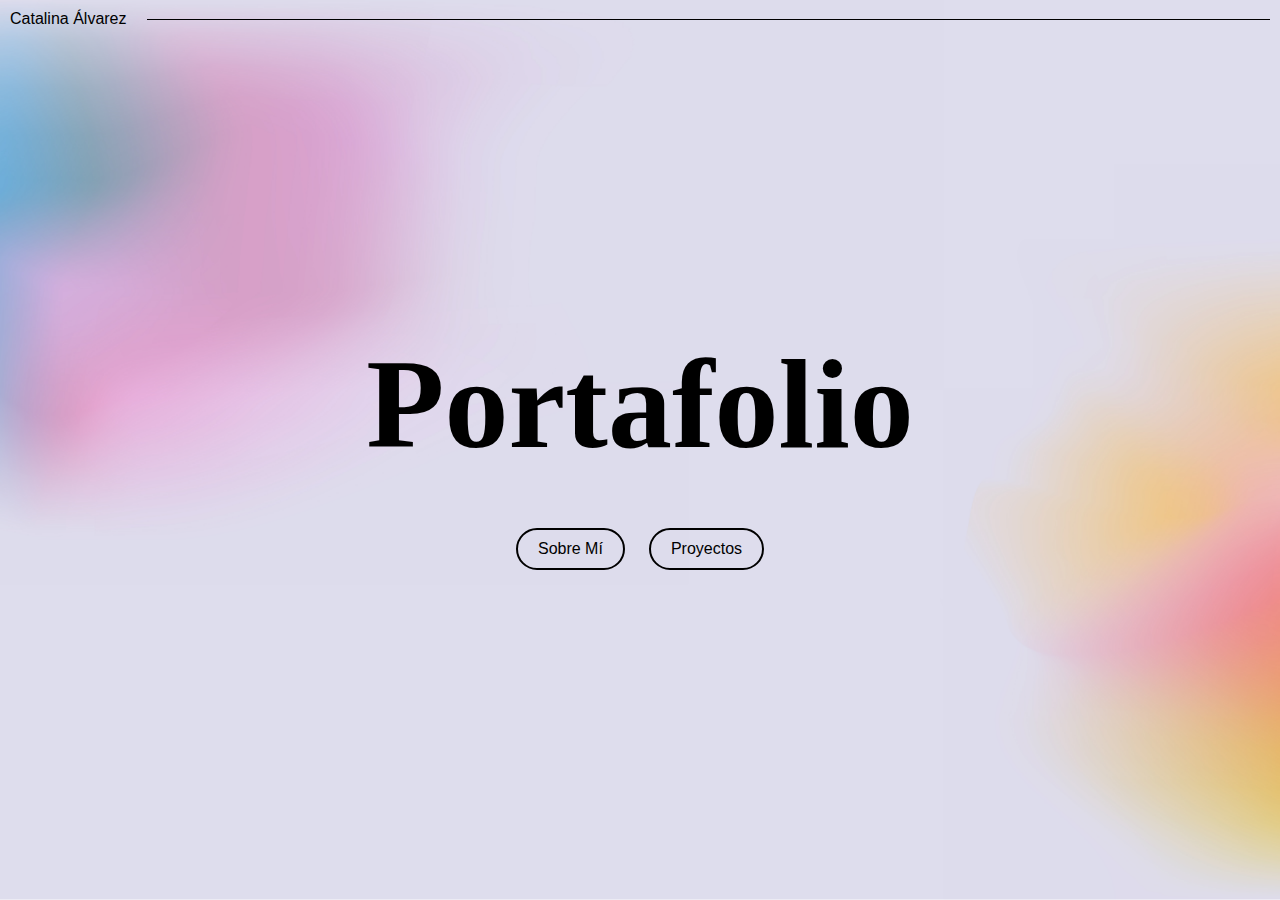
<file: index.html>
<!DOCTYPE html>
<html lang="es">
<head>
    <meta charset="UTF-8">
    <meta http-equiv="X-UA-Compatible" content="IE=edge">
    <meta name="viewport" content="width=device-width, initial-scale=1.0">
    <link rel="stylesheet" href="portada.css">
    <link rel="preconnect" href="https://fonts.googleapis.com">
    <link rel="preconnect" href="https://fonts.gstatic.com" crossorigin>
    <link href="https://fonts.googleapis.com/css2?family=Acme&display=swap" rel="stylesheet">
    <title>Portafolio - Catalina Álvarez</title>
</head>
<body>
    <div class="main-page">
        <!-- Texto en la esquina superior derecha con línea -->
        <div class="header-with-line">
            <span class="corner-text">Catalina Álvarez</span>
            <div class="horizontal-line"></div>
        </div>

        <div class="background-overlay"></div>

        <div class="main-content">
            <h1 class="portada-titulo">Portafolio</h1>
            <div class="button-container">
                <a href="sobre-mi.html" class="btn">Sobre Mí</a>
                <a href="proyectos.html" class="btn">Proyectos</a>
            </div>
        </div>
    </div>
</body>
</html>
</file>
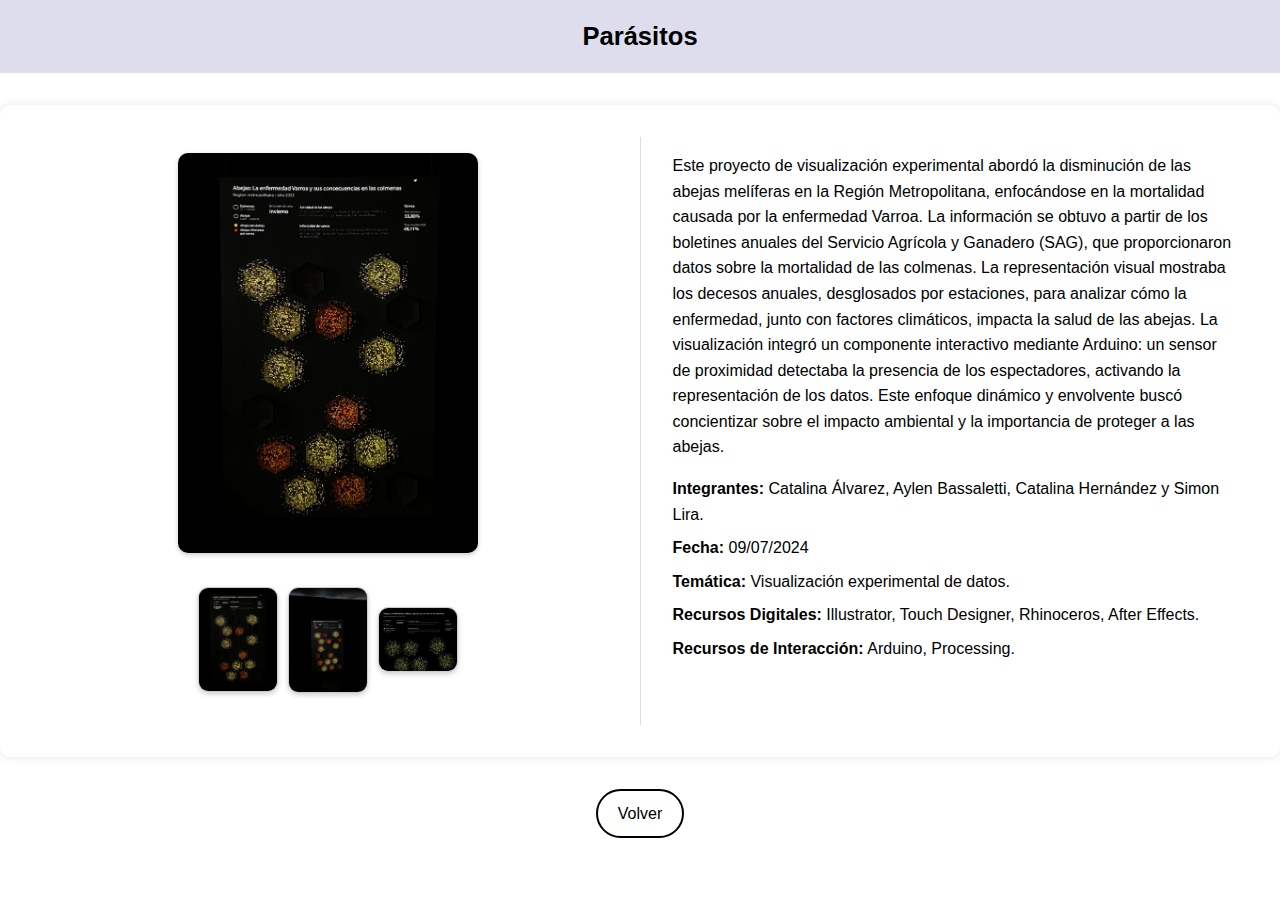
<file: proyecto1.html>
<!DOCTYPE html>
<html lang="es">
<head>
    <meta charset="UTF-8">
    <meta name="viewport" content="width=device-width, initial-scale=1.0">
    <title>Proyecto 1</title>
    <link rel="stylesheet" href="proyectos-individuales.css">
</head>
<body>
    <header>
        <!-- Título del proyecto -->
        <h1>Parásitos</h1>
    </header>
    <!-- Contenedor principal del proyecto -->
    <main class="project-container">
        <section class="project-images">
            <div class="main-image">
                <!-- Imagen principal del proyecto. Cambiar el valor del atributo "src" con la ubicacion y nombre de tu imagen principal -->
                <img src="imagenes/imagen01.jpg" alt="Imagen del Proyecto 1" id="mainImg">
            </div>
            <div class="thumbnail-container">
                <!-- Miniaturas de imágenes del proyecto. Cambiar el valor del atributo "src" con la ubicacion y nombre de tus miniaturas -->
                <img src="imagenes/imagen01.jpg" alt="Miniatura 1" class="thumbnail" data-src="imagenes/imagen01.jpg">
                <img src="imagenes/abejas.jpg" alt="Miniatura 1" class="thumbnail" data-src="imagenes/abejas.jpg">
                <img src="imagenes/abejasss.jpg" alt="Miniatura 1" class="thumbnail" data-src="imagenes/abejasss.jpg">
            </div>
        </section>
        <!-- Sección de detalles del proyecto -->
        <section class="project-details">
            <!-- Nombre del proyecto. Cambiar el texto con el nombre de tu proyecto -->

            <!-- Descripción detallada del proyecto. Cambiar el texto con la descripción de tu proyecto -->
            <p> Este proyecto de visualización experimental abordó la disminución de las abejas melíferas en la Región Metropolitana, enfocándose en la mortalidad causada por la enfermedad Varroa.  La información se obtuvo a partir de los boletines anuales del Servicio Agrícola y Ganadero (SAG), que proporcionaron datos sobre la mortalidad de las colmenas. La representación visual mostraba los decesos anuales, desglosados por estaciones, para analizar cómo la enfermedad, junto con factores climáticos, impacta la salud de las abejas. La visualización integró un componente interactivo mediante Arduino: un sensor de proximidad detectaba la presencia de los espectadores, activando la representación de los datos. Este enfoque dinámico y envolvente buscó concientizar sobre el impacto ambiental y la importancia de proteger a las abejas.</p>
            <ul>
                <!-- Información adicional del proyecto -->
                <li><strong>Integrantes:</strong> Catalina Álvarez, Aylen Bassaletti, Catalina Hernández y Simon Lira.</li>
                <li><strong>Fecha:</strong> 09/07/2024</li>
                <li><strong>Tem&aacute;tica:</strong> Visualización experimental de datos.</li>
                <li><strong>Recursos Digitales:</strong> Illustrator, Touch Designer, Rhinoceros, After Effects.</li>
                <li><strong>Recursos de Interacción:</strong> Arduino, Processing.</li>
                <!-- Añade más información según sea necesario -->
            </ul>
        </section>
    </main>
    <!-- Pie de página (footer) -->
    
    <!-- Enlace al archivo de JavaScript específico para este proyecto -->
    <script src="proyectos.js"></script>
 <!-- Botón final -->
    <div class="back-container">
        <a href="proyectos.html" class="btn">Volver</a>
    </div>
<script src="proyectos.js"></script>
</body>
</html>
</file>
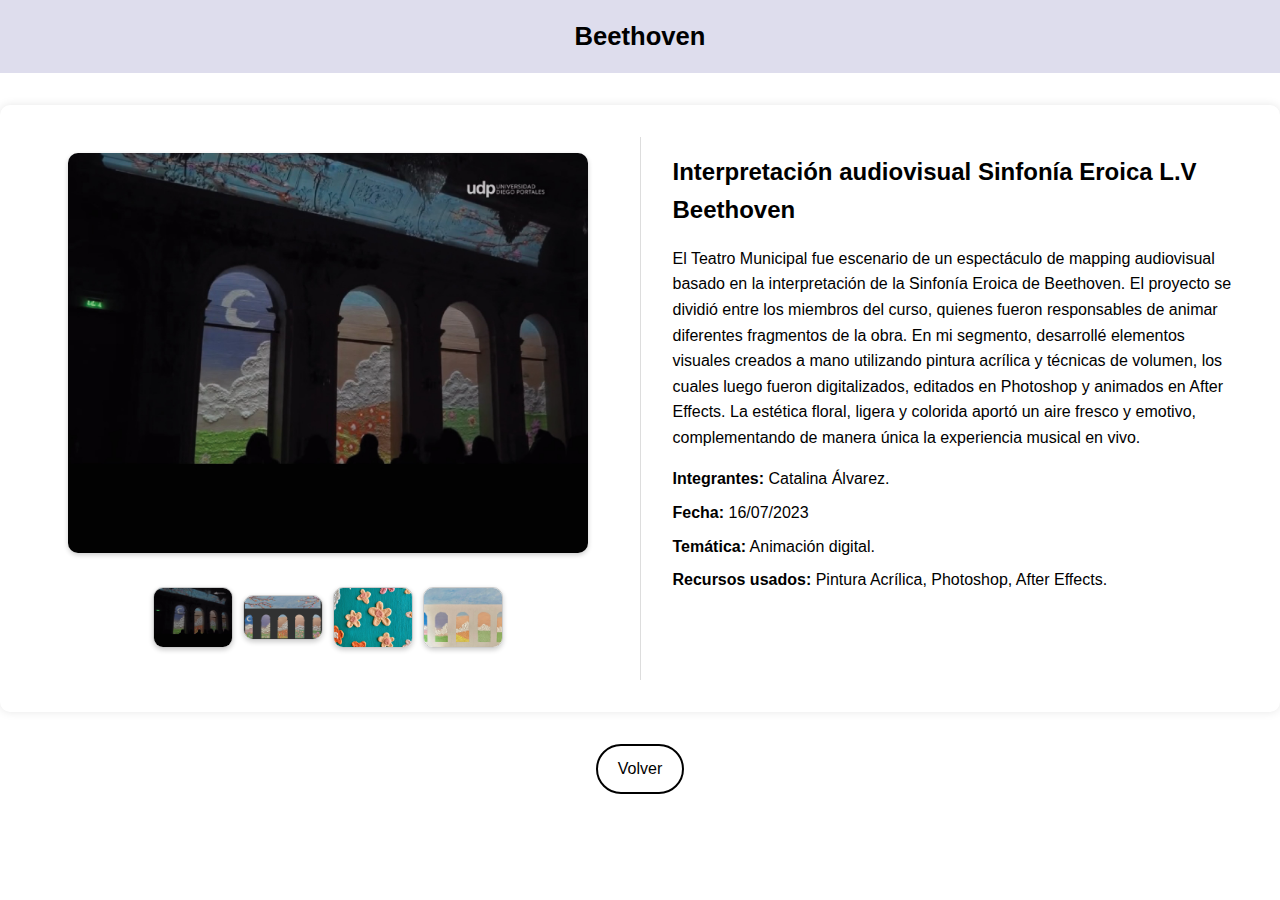
<file: proyecto2.html>
<!DOCTYPE html>
<html lang="es">
<head>
    <meta charset="UTF-8">
    <meta name="viewport" content="width=device-width, initial-scale=1.0">
    <title>Proyecto 2</title>
    <link rel="stylesheet" href="proyectos-individuales.css">
</head>
<body>
    <header>
        <!-- Título del proyecto -->
        <h1>Beethoven</h1>
    </header>
    <!-- Contenedor principal del proyecto -->
    <main class="project-container">
        <section class="project-images">
            <div class="main-image">
                <!-- Imagen principal del proyecto. Cambiar el valor del atributo "src" con la ubicacion y nombre de tu imagen principal -->
                <img src="imagenes/imagen02.jpg" alt="Imagen del Proyecto 1" id="mainImg">
            </div>
            <div class="thumbnail-container">
                <!-- Miniaturas de imágenes del proyecto. Cambiar el valor del atributo "src" con la ubicacion y nombre de tus miniaturas -->

                <img src="imagenes/imagen02.jpg" alt="Miniatura 1" class="thumbnail" data-src="imagenes/imagen02.jpg">
                <img src="imagenes/teatro.jpg" alt="Miniatura 1" class="thumbnail" data-src="imagenes/teatro.jpg">
                <img src="imagenes/teatroo.jpg" alt="Miniatura 1" class="thumbnail" data-src="imagenes/teatroo.jpg">
                <img src="imagenes/teatrooo.jpg" alt="Miniatura 1" class="thumbnail" data-src="imagenes/teatrooo.jpg">
                
            </div>
        </section>
        <!-- Sección de detalles del proyecto -->
        <section class="project-details">
            <!-- Nombre del proyecto. Cambiar el texto con el nombre de tu proyecto -->
            <h2>Interpretación audiovisual Sinfonía Eroica L.V Beethoven</h2>
            <!-- Descripción detallada del proyecto. Cambiar el texto con la descripción de tu proyecto -->
            <p>El Teatro Municipal fue escenario de un espectáculo de mapping audiovisual basado en la interpretación de la Sinfonía Eroica de Beethoven. El proyecto se dividió entre los miembros del curso, quienes fueron responsables de animar diferentes fragmentos de la obra. En mi segmento, desarrollé elementos visuales creados a mano utilizando pintura acrílica y técnicas de volumen, los cuales luego fueron digitalizados, editados en Photoshop y animados en After Effects. La estética floral, ligera y colorida aportó un aire fresco y emotivo, complementando de manera única la experiencia musical en vivo.</p>
            <ul>
                <!-- Información adicional del proyecto -->
                <li><strong>Integrantes:</strong> Catalina Álvarez.</li>
                <li><strong>Fecha:</strong> 16/07/2023</li>
                <li><strong>Tem&aacute;tica:</strong> Animación digital.</li>
                <li><strong>Recursos usados:</strong> Pintura Acrílica, Photoshop, After Effects.</li>
                <!-- Añade más información según sea necesario -->
            </ul>
        </section>
    </main>
    <!-- Pie de página (footer) -->

    <!-- Enlace al archivo de JavaScript específico para este proyecto -->
  <div class="back-container">
        <a href="proyectos.html" class="btn">Volver</a>
    </div>
<script src="proyectos.js"></script>
</body>
</html>
</file>
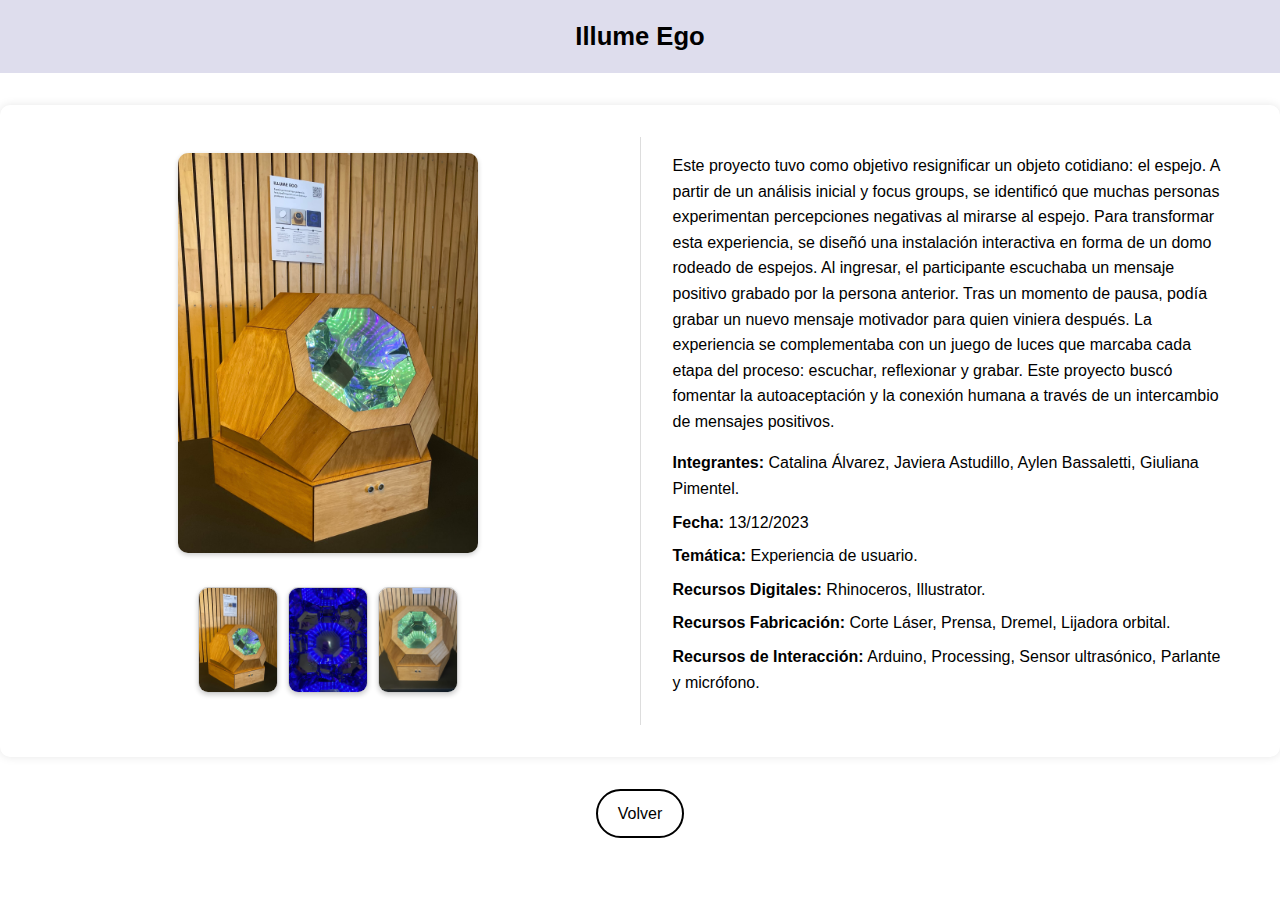
<file: proyecto3.html>
<!DOCTYPE html>
<html lang="es">
<head>
    <meta charset="UTF-8">
    <meta name="viewport" content="width=device-width, initial-scale=1.0">
    <title>Proyecto 3</title>
    <link rel="stylesheet" href="proyectos-individuales.css">
</head>
<body>
    <header>
        <!-- Título del proyecto -->
        <h1>Illume Ego</h1>
    </header>
    <!-- Contenedor principal del proyecto -->
    <main class="project-container">
        <section class="project-images">
            <div class="main-image">
                <!-- Imagen principal del proyecto. Cambiar el valor del atributo "src" con la ubicacion y nombre de tu imagen principal -->
                <img src="imagenes/imagen03.jpg" alt="Imagen del Proyecto 1" id="mainImg">
            </div>
            <div class="thumbnail-container">
                <!-- Miniaturas de imágenes del proyecto. Cambiar el valor del atributo "src" con la ubicacion y nombre de tus miniaturas -->
                <img src="imagenes/imagen03.jpg" alt="Miniatura 1" class="thumbnail" data-src="imagenes/imagen03.jpg">
                <img src="imagenes/domo.jpg" alt="Miniatura 1" class="thumbnail" data-src="imagenes/domo.jpg">
                <img src="imagenes/domoo.jpg" alt="Miniatura 1" class="thumbnail" data-src="imagenes/domoo.jpg">
                
            </div>
        </section>
        <!-- Sección de detalles del proyecto -->
        <section class="project-details">
            <!-- Nombre del proyecto. Cambiar el texto con el nombre de tu proyecto -->

            <!-- Descripción detallada del proyecto. Cambiar el texto con la descripción de tu proyecto -->
            <p>Este proyecto tuvo como objetivo resignificar un objeto cotidiano: el espejo. A partir de un análisis inicial y focus groups, se identificó que muchas personas experimentan percepciones negativas al mirarse al espejo. Para transformar esta experiencia, se diseñó una instalación interactiva en forma de un domo rodeado de espejos. Al ingresar, el participante escuchaba un mensaje positivo grabado por la persona anterior. Tras un momento de pausa, podía grabar un nuevo mensaje motivador para quien viniera después. La experiencia se complementaba con un juego de luces que marcaba cada etapa del proceso: escuchar, reflexionar y grabar. Este proyecto buscó fomentar la autoaceptación y la conexión humana a través de un intercambio de mensajes positivos.</p>
            <ul>
                <!-- Información adicional del proyecto -->
                <li><strong>Integrantes:</strong> Catalina Álvarez, Javiera Astudillo, Aylen Bassaletti, Giuliana Pimentel.</li>
                <li><strong>Fecha:</strong> 13/12/2023</li>
                <li><strong>Tem&aacute;tica:</strong> Experiencia de usuario.</li>
                <li><strong>Recursos Digitales:</strong> Rhinoceros, Illustrator.</li>
                <li><strong>Recursos Fabricación:</strong> Corte Láser, Prensa, Dremel, Lijadora orbital.</li>
                <li><strong>Recursos de Interacción:</strong> Arduino, Processing, Sensor ultrasónico, Parlante y micrófono.</li>
                <!-- Añade más información según sea necesario -->
            </ul>
        </section>
    </main>
    <!-- Pie de página (footer) -->
    
    <!-- Enlace al archivo de JavaScript específico para este proyecto -->
   <div class="back-container">
        <a href="proyectos.html" class="btn">Volver</a>
    </div>
<script src="proyectos.js"></script>
</body>
</html>
</file>
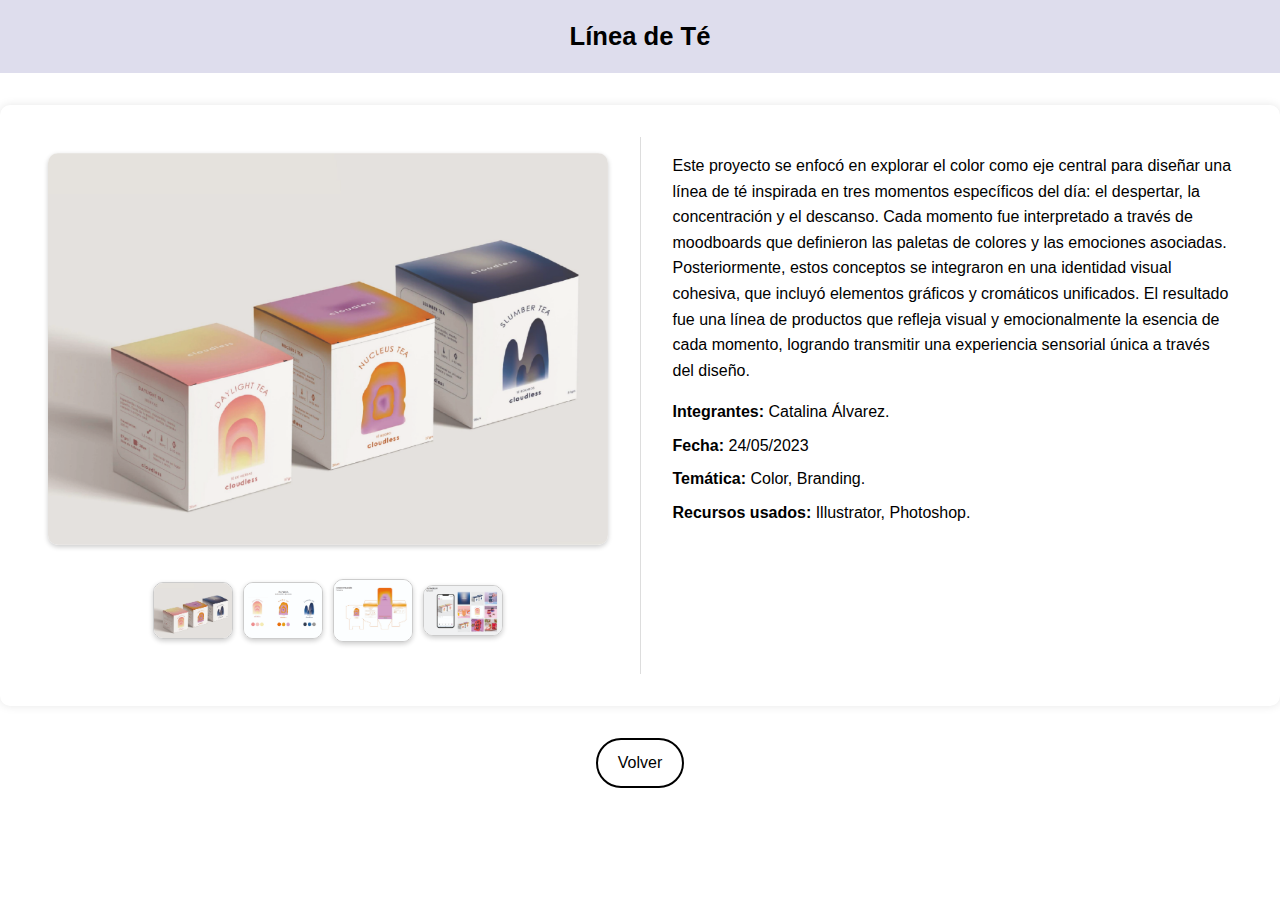
<file: proyecto4.html>
<!DOCTYPE html>
<html lang="es">
<head>
    <meta charset="UTF-8">
    <meta name="viewport" content="width=device-width, initial-scale=1.0">
    <title>Proyecto 4</title>
    <link rel="stylesheet" href="proyectos-individuales.css">
</head>
<body>
    <header>
        <!-- Título del proyecto -->
        <h1>Línea de Té</h1>
    </header>
    <!-- Contenedor principal del proyecto -->
    <main class="project-container">
        <section class="project-images">
            <div class="main-image">
                <!-- Imagen principal del proyecto. Cambiar el valor del atributo "src" con la ubicacion y nombre de tu imagen principal -->
                <img src="imagenes/imagen04.jpg" alt="Imagen del Proyecto 1" id="mainImg">
            </div>
            <div class="thumbnail-container">
                <!-- Miniaturas de imágenes del proyecto. Cambiar el valor del atributo "src" con la ubicacion y nombre de tus miniaturas -->
                <img src="imagenes/imagen04.jpg" alt="Miniatura 1" class="thumbnail" data-src="imagenes/imagen04.jpg">
                <img src="imagenes/te.jpg" alt="Miniatura 1" class="thumbnail" data-src="imagenes/te.jpg">
                <img src="imagenes/tee.jpg" alt="Miniatura 1" class="thumbnail" data-src="imagenes/tee.jpg">
                <img src="imagenes/teee.jpg" alt="Miniatura 1" class="thumbnail" data-src="imagenes/teee.jpg">
                
            </div>
        </section>
        <!-- Sección de detalles del proyecto -->
        <section class="project-details">
            <!-- Nombre del proyecto. Cambiar el texto con el nombre de tu proyecto -->

            <!-- Descripción detallada del proyecto. Cambiar el texto con la descripción de tu proyecto -->
            <p>Este proyecto se enfocó en explorar el color como eje central para diseñar una línea de té inspirada en tres momentos específicos del día: el despertar, la concentración y el descanso. Cada momento fue interpretado a través de moodboards que definieron las paletas de colores y las emociones asociadas. Posteriormente, estos conceptos se integraron en una identidad visual cohesiva, que incluyó elementos gráficos y cromáticos unificados. El resultado fue una línea de productos que refleja visual y emocionalmente la esencia de cada momento, logrando transmitir una experiencia sensorial única a través del diseño.</p>
            <ul>
                <!-- Información adicional del proyecto -->
                <li><strong>Integrantes:</strong> Catalina Álvarez.</li>
                <li><strong>Fecha:</strong> 24/05/2023</li>
                <li><strong>Tem&aacute;tica:</strong> Color, Branding.</li>
                <li><strong>Recursos usados:</strong> Illustrator, Photoshop.</li>
                <!-- Añade más información según sea necesario -->
            </ul>
        </section>
    </main>
    <!-- Pie de página (footer) -->
   
    <!-- Enlace al archivo de JavaScript específico para este proyecto -->
    <div class="back-container">
        <a href="proyectos.html" class="btn">Volver</a>
    </div>
<script src="proyectos.js"></script>
</body>
</html>
</file>
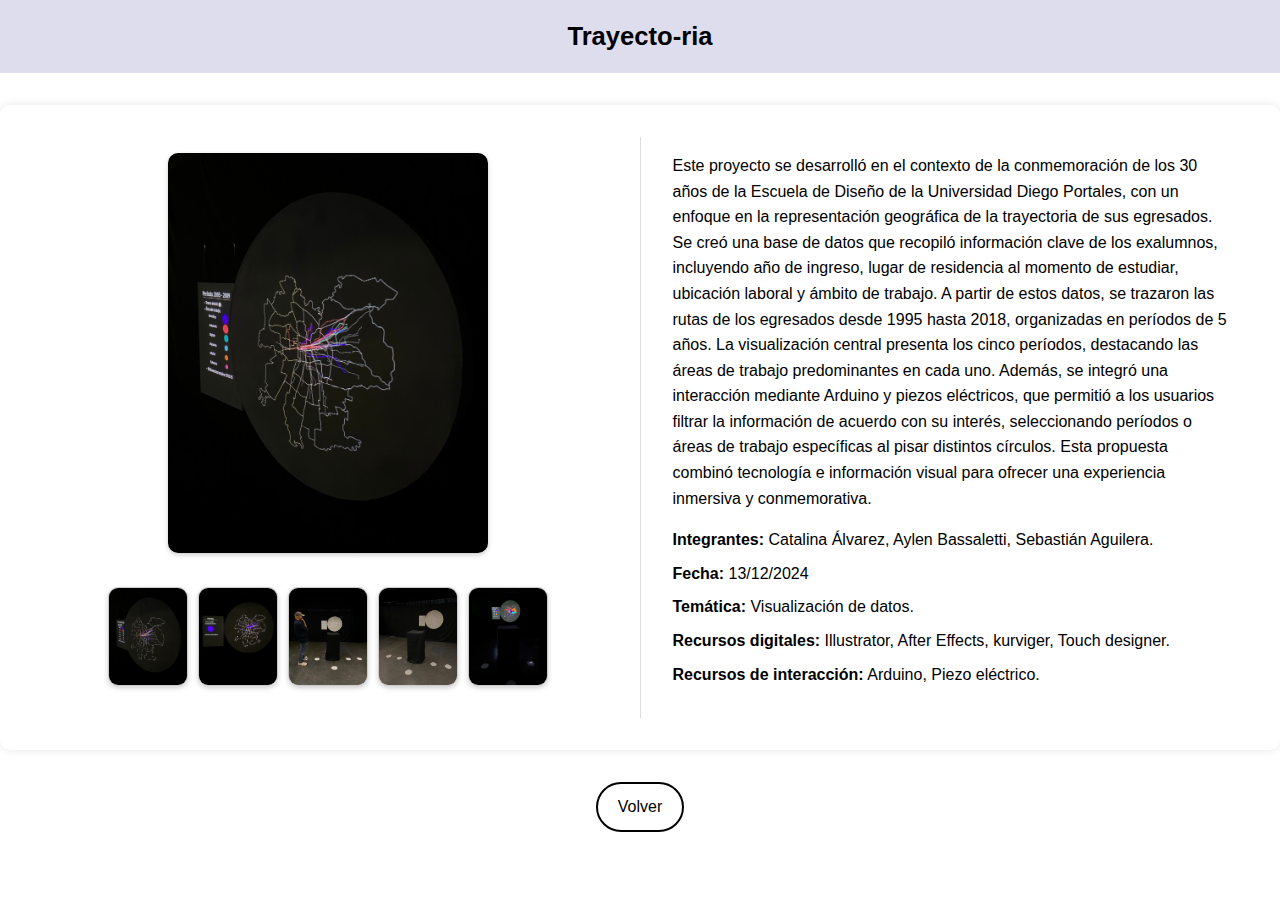
<file: proyecto5.html>
<!DOCTYPE html>
<html lang="es">
<head>
    <meta charset="UTF-8">
    <meta name="viewport" content="width=device-width, initial-scale=1.0">
    <title>Proyecto 5</title>
    <link rel="stylesheet" href="proyectos-individuales.css">
</head>
<body>
    <header>
        <!-- Título del proyecto -->
        <h1>Trayecto-ria</h1>
    </header>
    <!-- Contenedor principal del proyecto -->
    <main class="project-container">
        <section class="project-images">
            <div class="main-image">
                <!-- Imagen principal del proyecto. Cambiar el valor del atributo "src" con la ubicacion y nombre de tu imagen principal -->
                <img src="imagenes/imagen05.jpg" alt="Imagen del Proyecto 1" id="mainImg">
            </div>
            <div class="thumbnail-container">
                <!-- Miniaturas de imágenes del proyecto. Cambiar el valor del atributo "src" con la ubicacion y nombre de tus miniaturas -->
                <img src="imagenes/imagen05.jpg" alt="Miniatura 1" class="thumbnail" data-src="imagenes/imagen05.jpg">
                <img src="imagenes/escuela.jpg" alt="Miniatura 1" class="thumbnail" data-src="imagenes/escuela.jpg">
                <img src="imagenes/escuelaa.jpg" alt="Miniatura 1" class="thumbnail" data-src="imagenes/escuelaa.jpg">
                <img src="imagenes/escuelaaa.jpg" alt="Miniatura 1" class="thumbnail" data-src="imagenes/escuelaaa.jpg">
                <img src="imagenes/escuelaaaa.jpg" alt="Miniatura 1" class="thumbnail" data-src="imagenes/escuelaaaa.jpg">
               
            </div>
        </section>
        <!-- Sección de detalles del proyecto -->
        <section class="project-details">
            <!-- Nombre del proyecto. Cambiar el texto con el nombre de tu proyecto -->

            <!-- Descripción detallada del proyecto. Cambiar el texto con la descripción de tu proyecto -->
            <p>Este proyecto se desarrolló en el contexto de la conmemoración de los 30 años de la Escuela de Diseño de la Universidad Diego Portales, con un enfoque en la representación geográfica de la trayectoria de sus egresados. Se creó una base de datos que recopiló información clave de los exalumnos, incluyendo año de ingreso, lugar de residencia al momento de estudiar, ubicación laboral y ámbito de trabajo. A partir de estos datos, se trazaron las rutas de los egresados desde 1995 hasta 2018, organizadas en períodos de 5 años.

La visualización central presenta los cinco períodos, destacando las áreas de trabajo predominantes en cada uno. Además, se integró una interacción mediante Arduino y piezos eléctricos, que permitió a los usuarios filtrar la información de acuerdo con su interés, seleccionando períodos o áreas de trabajo específicas al pisar distintos círculos. Esta propuesta combinó tecnología e información visual para ofrecer una experiencia inmersiva y conmemorativa.</p>
            <ul>
                <!-- Información adicional del proyecto -->
                <li><strong>Integrantes:</strong> Catalina Álvarez, Aylen Bassaletti, Sebastián Aguilera.</li>
                <li><strong>Fecha:</strong> 13/12/2024</li>
                <li><strong>Tem&aacute;tica:</strong> Visualización de datos.</li>
                <li><strong>Recursos digitales:</strong> Illustrator, After Effects, kurviger, Touch designer.</li>
                <li><strong>Recursos de interacción:</strong> Arduino, Piezo eléctrico.</li>
                <!-- Añade más información según sea necesario -->
            </ul>
        </section>
    </main>
    <!-- Pie de página (footer) -->
    
    <!-- Enlace al archivo de JavaScript específico para este proyecto -->
    <div class="back-container">
        <a href="proyectos.html" class="btn">Volver</a>
    </div>
<script src="proyectos.js"></script>
</body>
</html>
</file>
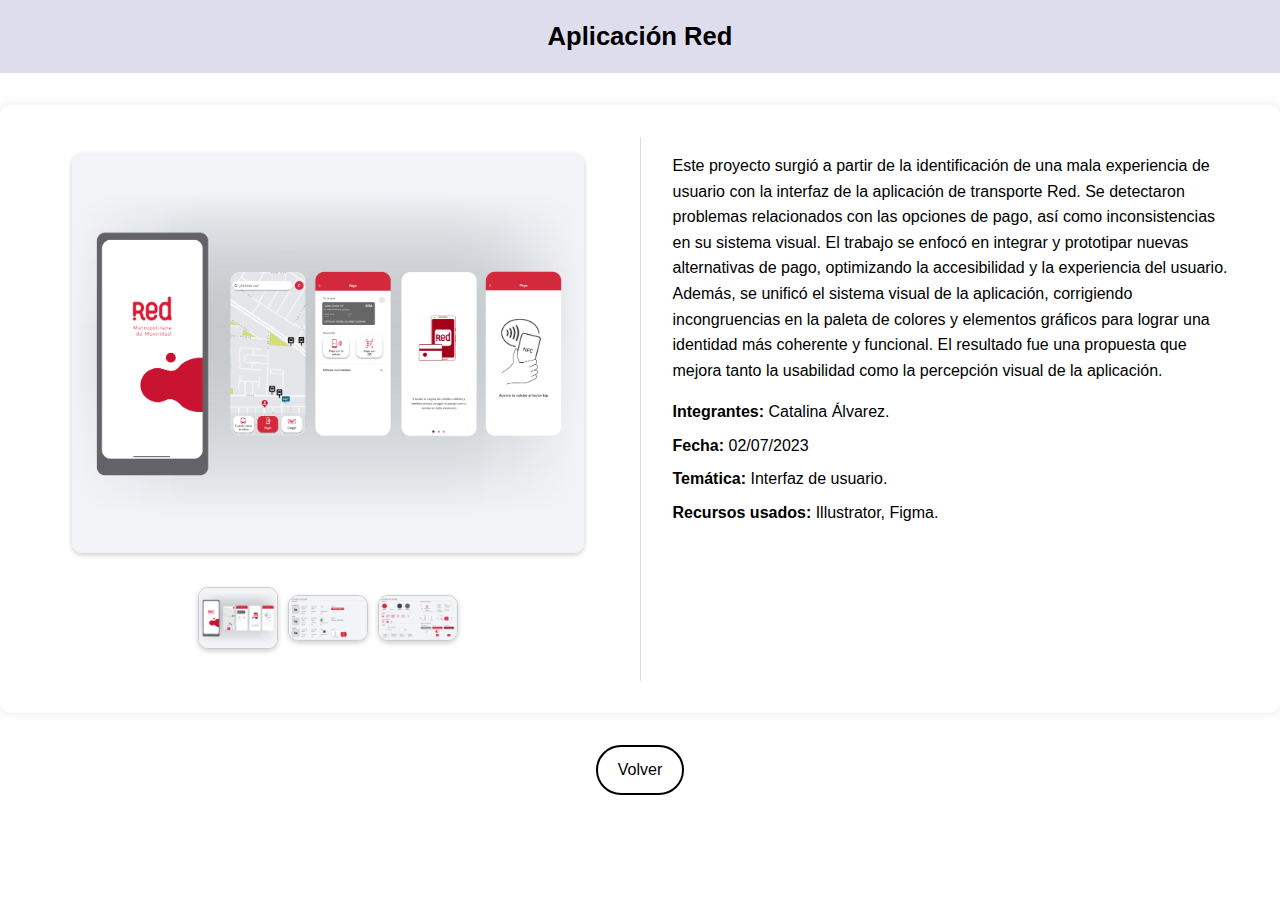
<file: proyecto6.html>
<!DOCTYPE html>
<html lang="es">
<head>
    <meta charset="UTF-8">
    <meta name="viewport" content="width=device-width, initial-scale=1.0">
    <title>Proyecto 6</title>
    <link rel="stylesheet" href="proyectos-individuales.css">
</head>
<body>
    <header>
        <!-- Título del proyecto -->
        <h1>Aplicación Red</h1>
    </header>
    <!-- Contenedor principal del proyecto -->
    <main class="project-container">
        <section class="project-images">
            <div class="main-image">
                <!-- Imagen principal del proyecto. Cambiar el valor del atributo "src" con la ubicacion y nombre de tu imagen principal -->
                <img src="imagenes/imagen06.jpg" alt="Imagen del Proyecto 6" id="mainImg">
            </div>
            <div class="thumbnail-container">
                <!-- Miniaturas de imágenes del proyecto. Cambiar el valor del atributo "src" con la ubicacion y nombre de tus miniaturas -->
                <img src="imagenes/imagen06.jpg" alt="Miniatura 1" class="thumbnail" data-src="imagenes/imagen06.jpg">
                <img src="imagenes/red.jpg" alt="Miniatura 1" class="thumbnail" data-src="imagenes/red.jpg">
                <img src="imagenes/redd.jpg" alt="Miniatura 1" class="thumbnail" data-src="imagenes/redd.jpg">
               
            </div>
        </section>
        <!-- Sección de detalles del proyecto -->
        <section class="project-details">
            <!-- Nombre del proyecto. Cambiar el texto con el nombre de tu proyecto -->

            <!-- Descripción detallada del proyecto. Cambiar el texto con la descripción de tu proyecto -->
            <p>Este proyecto surgió a partir de la identificación de una mala experiencia de usuario con la interfaz de la aplicación de transporte Red. Se detectaron problemas relacionados con las opciones de pago, así como inconsistencias en su sistema visual. El trabajo se enfocó en integrar y prototipar nuevas alternativas de pago, optimizando la accesibilidad y la experiencia del usuario. Además, se unificó el sistema visual de la aplicación, corrigiendo incongruencias en la paleta de colores y elementos gráficos para lograr una identidad más coherente y funcional. El resultado fue una propuesta que mejora tanto la usabilidad como la percepción visual de la aplicación.</p>
            <ul>
                <!-- Información adicional del proyecto -->
                <li><strong>Integrantes:</strong> Catalina Álvarez.</li>
                <li><strong>Fecha:</strong> 02/07/2023</li>
                <li><strong>Tem&aacute;tica:</strong> Interfaz de usuario.</li>
                <li><strong>Recursos usados:</strong> Illustrator, Figma.</li>
                <!-- Añade más información según sea necesario -->
            </ul>
        </section>
    </main>
    <!-- Pie de página (footer) -->
   
    <!-- Enlace al archivo de JavaScript específico para este proyecto -->
    <div class="back-container">
        <a href="proyectos.html" class="btn">Volver</a>
    </div>
<script src="proyectos.js"></script>
</body>
</html>
</file>
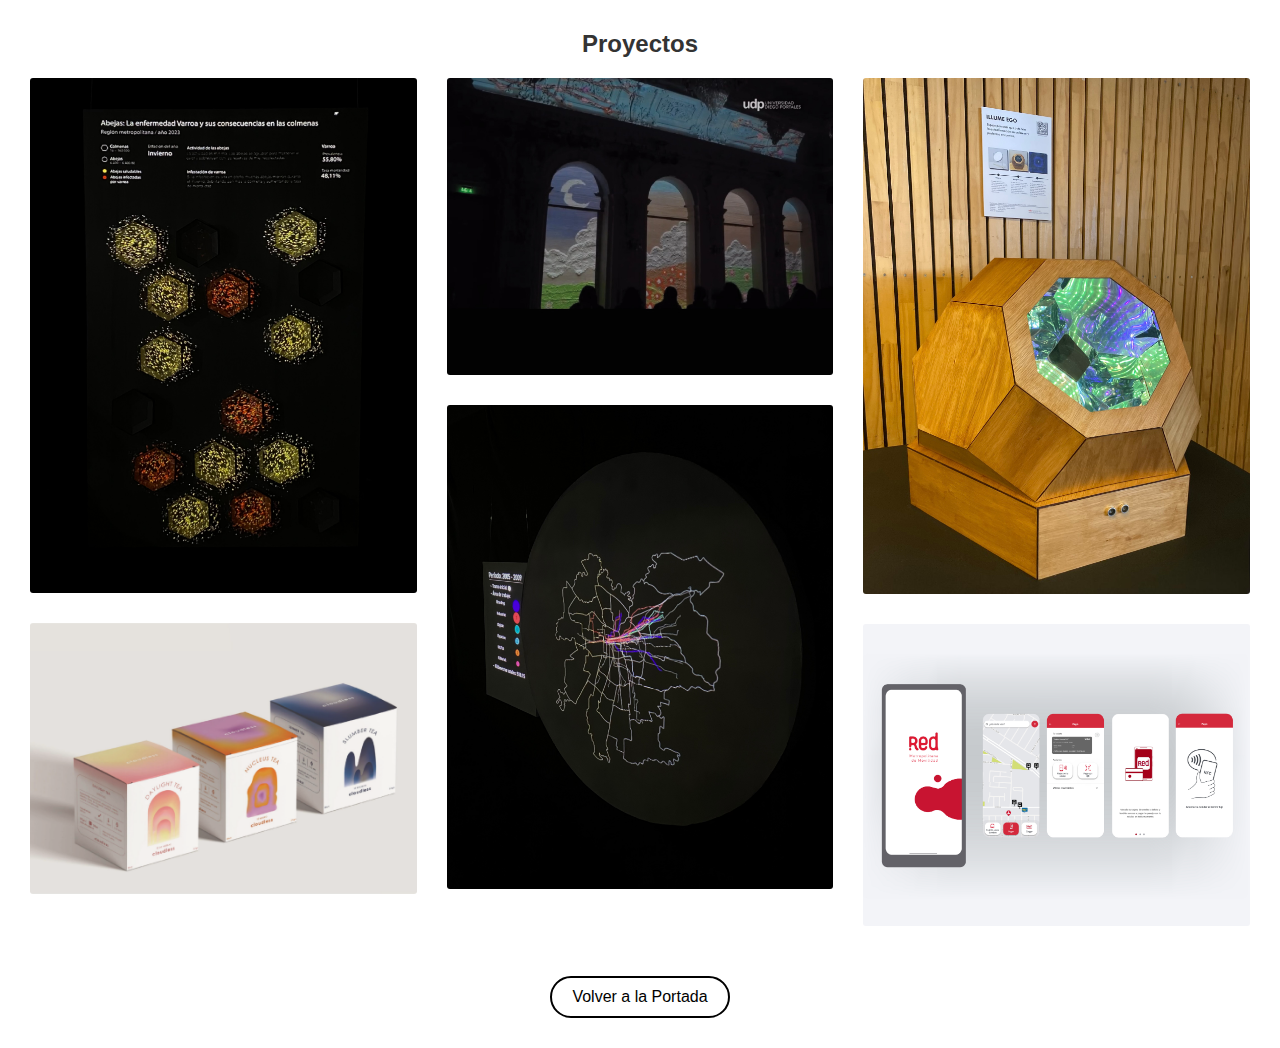
<file: proyectos.html>
<!DOCTYPE html>
<html lang="es">
<head>
    <meta charset="UTF-8">
    <meta http-equiv="X-UA-Compatible" content="IE=edge">
    <meta name="viewport" content="width=device-width, initial-scale=1.0">
    <link rel="stylesheet" href="proyectos.css">
    <title>Proyectos</title>
</head>
<body>

<div class="galeria">
    <h1>Proyectos</h1>
    <div class="container" id="imageContainer"></div>
</div>
 <!-- Botón final -->
    <div class="back-container">
        <a href="index.html" class="btn">Volver a la Portada</a>
    </div>
<script src="script.js"></script>
</body>
</html>
</file>
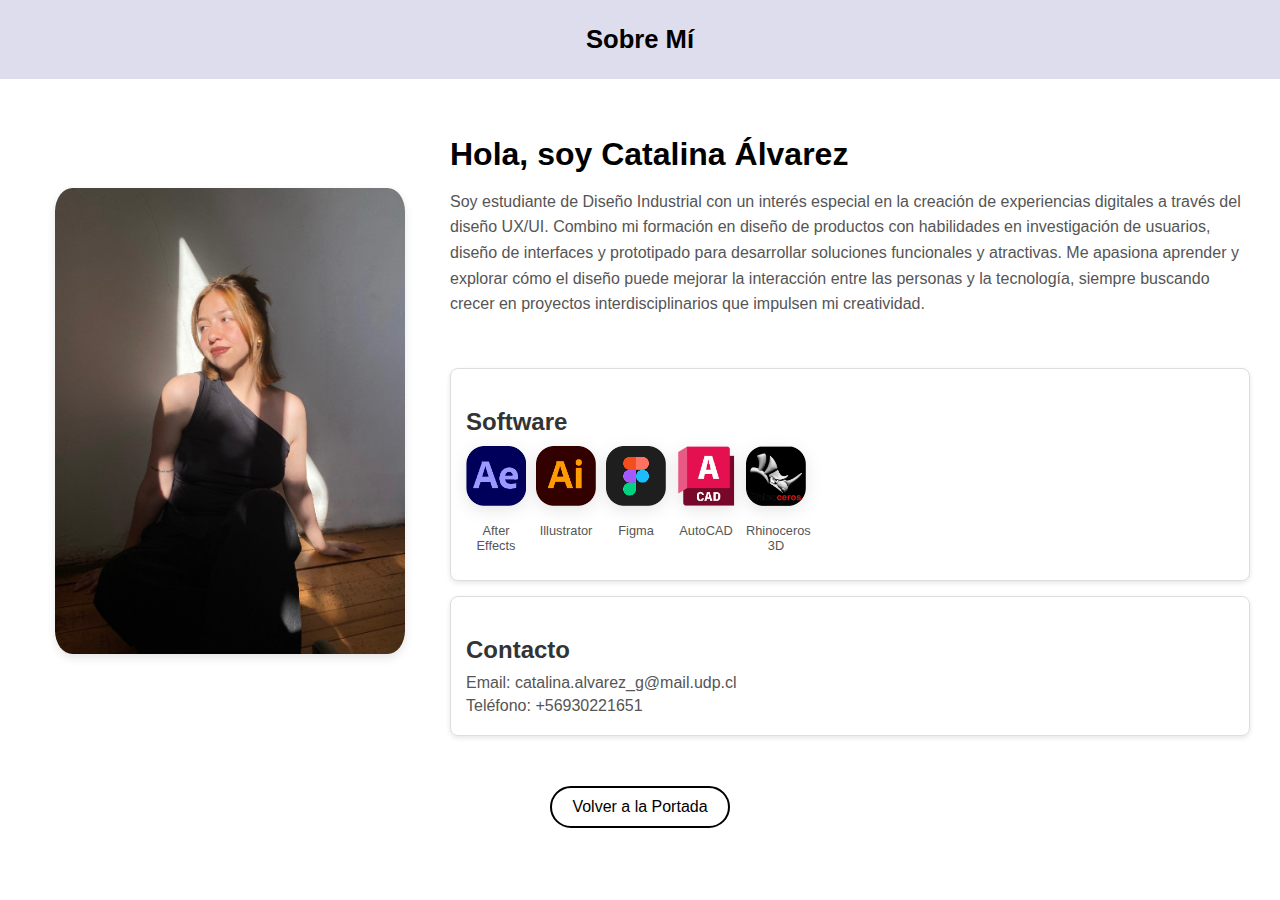
<file: sobre-mi.html>
<!DOCTYPE html> 
<html lang="es">
<head>
    <meta charset="UTF-8">
    <meta name="viewport" content="width=device-width, initial-scale=1.0">
    <link rel="stylesheet" href="sobre-mi.css">
    <link href="https://fonts.googleapis.com/css2?family=Acme&display=swap" rel="stylesheet">
    <title>Sobre Mí - Catalina Álvarez</title>
</head>
<body>
    <!-- Encabezado principal -->
    <header class="main-header">
        <h1>Sobre Mí</h1>
    </header>

    <!-- Sección principal -->
    <section class="main-section">
        <!-- Columna izquierda: Imagen -->
        <div class="image-column">
            <div class="about-image">
                <img src="imagenes/perfil.jpg" alt="Catalina Álvarez">
            </div>
        </div>

        <!-- Columna derecha: Descripción, Software, Contacto -->
        <div class="text-column">
            <!-- Descripción -->
            <div class="about-text">
                <h2>Hola, soy Catalina Álvarez</h2>
                <p>
                    Soy estudiante de Diseño Industrial con un interés especial en la creación de experiencias digitales a través del diseño UX/UI. Combino mi formación en diseño de productos con habilidades en investigación de usuarios, diseño de interfaces y prototipado para desarrollar soluciones funcionales y atractivas.
                    Me apasiona aprender y explorar cómo el diseño puede mejorar la interacción entre las personas y la tecnología, siempre buscando crecer en proyectos interdisciplinarios que impulsen mi creatividad.
                </p>
            </div>

            <!-- Software -->
            <div class="software-section">
                <h3>Software</h3>
                <div class="software-container">
                    <div class="software-item">
                        <img src="imagenes/after.png" alt="After Effects">
                        <p>After Effects</p>
                    </div>
                    <div class="software-item">
                        <img src="imagenes/illustrator.png" alt="Illustrator">
                        <p>Illustrator</p>
                    </div>
                    <div class="software-item">
                        <img src="imagenes/figma.png" alt="Figma">
                        <p>Figma</p>
                    </div>
                    <div class="software-item">
                        <img src="imagenes/autocad.png" alt="AutoCAD">
                        <p>AutoCAD</p>
                    </div>
                    <div class="software-item">
                        <img src="imagenes/rhinoceros.png" alt="Rhinoceros 3D">
                        <p>Rhinoceros 3D</p>
                    </div>
                </div>
            </div>

            <!-- Información de Contacto -->
            <div class="contact-info">
                <h3>Contacto</h3>
                <ul>
                    <li>Email: catalina.alvarez_g@mail.udp.cl</li>
                    <li>Teléfono: +56930221651</li>
                </ul>
            </div>
        </div>
    </section>

    <!-- Botón final -->
    <div class="back-container">
        <a href="index.html" class="btn">Volver a la Portada</a>
    </div>
</body>
</html>
</file>
<file: proyectos.css>
body {
    background-color: #ffffff;
    margin: 30px;
}

.galeria h1 {
    text-align: center;
    font-family: Century Gothic, Arial; /* Fuente específica */
    font-size: 1.5rem;
    margin-top: 20px;
    color: #333;
    margin-bottom: 20px;
}

img {
    max-width: 100%;
    margin-bottom: 30px;
    display: block;
    border-radius: 3px;
}

.container {
    columns: 3 320px; 
    column-gap: 30px;
}

.box {
    position: relative;
    padding-bottom: 0px; 
}

.overlay {
    position: absolute;
    bottom: 0;
    left: 0;
    background: #000000b2;
    width: 100%;
    height: 0%;
    border-radius: 3px;
    transition: .5s ease;
    overflow: hidden;
}

.overlay h2 {
    color: white;
    font-size: 30px;
    position: absolute;
    top: 50%;
    left: 50%;
    text-align: center;
    transform: translate(-50%, -50%);
}

.box:hover .overlay {
    height: 100%;
    cursor: pointer; 
}

/* Botón final */
.back-container {
    text-align: center;
    margin: 20px 0;
}

.back-container .btn {
    display: inline-block;
    padding: 10px 20px;
    font-family: Century Gothic, Arial;
    font-size: 1rem;
    text-decoration: none;
    color: #000;
    border: 2px solid #000;
    border-radius: 25px;
    background-color: transparent;
    transition: all 0.3s ease;
}

.back-container .btn:hover {
    background-color: #000;
    color: #fff;
}
</file>
<file: sobre-mi.css>
/* Configuración General */ 
body {
    font-family: Century Gothic, Arial;
    margin: 0;
    padding: 0;
    box-sizing: border-box;
}

/* Encabezado */
.main-header {
    text-align: center;
    background-color: #dedded;
    color: black;
    padding: 8px;
    font-size: 0.8rem;
}

/* Sección principal */
.main-section {
    display: grid;
    grid-template-columns: 1fr 2fr; /* Columna izquierda más pequeña que la derecha */
    gap: 20px;
    padding: 30px;

}

/* Columna izquierda: Imagen */
.image-column {
    display: flex; /* Centrado de la imagen */
    justify-content: center;
    align-items: center;
}

.about-image img {
    width: 100%; /* Ocupa todo el espacio disponible */
    height: 100%; /* Asegura que la imagen ocupe el 100% del contenedor */
    object-fit: cover; /* Mantiene la proporción y recorta si es necesario */
    max-width: 350px; /* Tamaño máximo de la imagen */
    border-radius: 5%; /* Bordes redondeados */
    box-shadow: 0 4px 10px rgba(0, 0, 0, 0.1);
}

/* Columna derecha: Descripción, Software y Contacto */
.text-column {
    display: flex;
    flex-direction: column;
}

/* Descripción */
.about-text {
    text-align: left;
    margin-bottom: 20px;
}

.about-text h2 {
    font-size: 2rem;
    margin-bottom: 15px;
}

.about-text p {
    font-size: 1rem;
    line-height: 1.6;
    color: #555;
}

/* Software */
.software-section {
    margin-top: 15px;
    padding: 15px;
    border: 1px solid #ddd;
    border-radius: 8px;
    box-shadow: 0 2px 5px rgba(0, 0, 0, 0.1);
}

.software-section h3 {
    margin-bottom: 10px;
    font-size: 1.5rem;
    color: #333;
}

.software-container {
    display: flex;
    flex-wrap: wrap;
    gap: 10px;
    justify-content: flex-start;
}

.software-item {
    text-align: center;
    width: 60px;
}

.software-item img {
    width: 100%;
    height: auto;
    filter: drop-shadow(0 4px 8px rgba(0, 0, 0, 0.1));
}

.software-item p {
    font-size: 0.8rem;
    color: #555;
}

/* Información de contacto */
.contact-info {
    margin-top: 15px;
    padding: 15px;
    border: 1px solid #ddd;
    border-radius: 8px;
    box-shadow: 0 2px 5px rgba(0, 0, 0, 0.1);
}

.contact-info h3 {
    margin-bottom: 10px;
    font-size: 1.5rem;
    color: #333;
}

.contact-info ul {
    list-style: none;
    padding: 0;
    margin: 0;
}

.contact-info li {
    font-size: 1rem;
    color: #555;
    margin-bottom: 5px;
}

/* Botón final */
.back-container {
    text-align: center;
    margin: 20px 0;
}

.back-container .btn {
    display: inline-block;
    padding: 10px 20px;
    font-size: 1rem;
    text-decoration: none;
    color: #000;
    border: 2px solid #000;
    border-radius: 25px;
    background-color: transparent;
    transition: all 0.3s ease;
}

.back-container .btn:hover {
    background-color: #000;
    color: #fff;
}

/* Responsividad */
@media (max-width: 768px) {
    .main-section {
        grid-template-columns: 1fr; /* Una columna en pantallas pequeñas */
    }

    .about-image img {
        margin: 0 auto;
    }
}
</file>
<file: portada.css>
/* Reset de estilos generales */
* {
    margin: 0;
    padding: 0;
    box-sizing: border-box;
}

/* Página principal: Fondo y contenedor */
.main-page {
    position: relative;
    width: 100vw; /* Asegura que ocupa todo el ancho de la ventana */
    height: 100vh; /* Asegura que ocupa toda la altura de la ventana */
    overflow: hidden; /* Oculta contenido desbordado */
    display: flex; /* Activación de flexbox */
    justify-content: center; /* Centrado horizontal de elementos */
    align-items: center; /* Centrado vertical de elementos */
    text-align: center; /* Centrado del texto */
    background: url('imagenes/fondo.jpg?v=1') no-repeat center center; /* Imagen de fondo centrada */
    background-size: cover; /* Asegura que la imagen cubra toda la pantalla */
}

/* Portada: Título principal destacado */
.portada-titulo {
    font-size: 8rem; /* Tamaño del título */
    margin-bottom: 50px; /* Espaciado inferior */
    font-family: "Baskerville Old Face", Georgia, serif; /* Fuente específica */
    color: #000; /* Color negro */
    text-align: center; /* Centrado horizontal */
}

/* Encabezado superior con línea decorativa */
.header-with-line {
    position: absolute; /* Posicionamiento fijo respecto a la ventana */
    top: 0;
    left: 0;
    width: 100%; /* Ocupa todo el ancho */
    display: flex; /* Elementos alineados en fila */
    align-items: center; /* Centrado vertical de la línea y el texto */
    justify-content: flex-end; /* Posición del texto a la derecha */
    padding: 10px; /* Margen interno */
    z-index: 10; /* Prioridad sobre otros elementos */
}

.corner-text {
    font-size: 1.0rem; /* Tamaño del texto */
    font-family: Century Gothic, Arial; /* Fuente específica */
    color: #000; /* Color del texto */
    margin-right: 10px; /* Espaciado derecho */
}

.horizontal-line {
    flex-grow: 1; /* Línea ocupa el espacio restante */
    height: 1px; /* Grosor de la línea */
    background-color: #000; /* Color de la línea */
    margin-left: 10px; /* Espaciado izquierdo */
}

/* Contenido principal sobre fondo */
.main-content {
    position: relative; /* Posicionamiento en contexto local */
    z-index: 2; /* Asegura que esté sobre el fondo */
    color: #fff; /* Color del texto */
    text-align: center; /* Centrado del texto */
}

/* Botones minimalistas */
.button-container .btn {
    display: inline-block;
    padding: 10px 20px; /* Espaciado interno */
    margin: 0 10px; /* Espaciado entre botones */
    font-size: 1rem; /* Tamaño del texto */
    color: #000; /* Texto negro */
    text-decoration: none; /* Sin subrayado */
    border: 2px solid #000; /* Borde negro */
    border-radius: 25px; /* Bordes redondeados */
    background-color: transparent; /* Fondo transparente */
    font-family: Century Gothic, Arial; /* Fuente específica */
    transition: all 0.3s ease; /* Animación de transición */
}

.button-container .btn:hover {
    background-color: #000; /* Fondo negro */
    color: #fff; /* Texto blanco */
    cursor: pointer; /* Cambia el cursor */
}

/* Responsividad para pantallas pequeñas */
@media (max-width: 768px) {
    .portada-titulo {
        font-size: 4rem; /* Reduce tamaño del título */
    }

    .button-container .btn {
        font-size: 0.9rem; /* Reduce tamaño del texto de los botones */
        padding: 8px 16px; /* Ajusta relleno de los botones */
    }
}

@media (max-width: 480px) {
    .portada-titulo {
        font-size: 3rem; /* Título más pequeño en pantallas móviles */
    }

    .button-container .btn {
        font-size: 0.8rem; /* Texto de botones más pequeño */
        padding: 6px 12px; /* Relleno más pequeño */
    }
}
</file>
<file: proyectos-individuales.css>
/* ----------------------------------------------
Manual de Estilos para proyecto-02.html
---------------------------------------------- */

/* Reset de estilos por defecto */
* {
    margin: 0;
    padding: 0;
    box-sizing: border-box;
}

/* Estilos del cuerpo de la página */
body {
    font-family:  Century Gothic, Arial; /* Familia de fuente */
    line-height: 1.6; /* Altura de línea */
    color:  #000; /* Color principal del texto */
    background-color: white; /* Fondo ligeramente claro */
}

/* Estilos del encabezado */
header {
    text-align: center; /* Alinear texto al centro */
    padding: 1rem; /* Relleno interior */
    background: #dedded; /* Color de fondo */
    color:  #000; /* Color del texto */
    font-size: 0.8rem;
}

/* Estilos del contenedor de proyecto */
.project-container {
    display: flex; /* Mostrar como flexbox */
    flex-direction: column; /* Dirección de los elementos */
    max-width: 1800px; /* Ancho máximo */
    margin: 2rem auto; /* Márgenes */
    padding: 1rem; /* Relleno interior */
    background: white; /* Color de fondo */
    box-shadow: 0 0 10px rgba(0, 0, 0, 0.1); /* Sombra */
    border-radius: 10px; /* Borde redondeado */
}

/* Estilos de la sección de imágenes del proyecto */
.project-images {
    display: flex; /* Mostrar como flexbox */
    flex-direction: column; /* Dirección de los elementos */
    align-items: center; /* Alinear elementos */
    padding: 1rem; /* Relleno interior */
    border-right: 1px solid rgb(255, 239, 239); /* Borde derecho */
}

/* Estilos de las imágenes del proyecto */
.project-images img {
    max-width: 100%; /* Ancho máximo del 100% */
    height: auto; /* Altura automática */
    margin-bottom: 1rem; /* Margen inferior */
    border-radius: 10px; /* Borde redondeado */
    box-shadow: 0 2px 5px rgba(0, 0, 0, 0.2); /* Sombra suave */
}

/* Estilos de los detalles del proyecto */
.project-details {
    padding: 1rem; /* Relleno interior */
}

.project-details h2 {
    margin-bottom: 1rem; /* Margen inferior */
    font-size: 1.5rem; /* Tamaño de fuente */
}

.project-details p {
    margin-bottom: 1rem; /* Margen inferior */
}

.project-details ul {
    list-style: none; /* Quitar viñetas */
    padding: 0; /* Padding cero */
}

.project-details ul li {
    margin-bottom: 0.5rem; /* Margen inferior */
}

/* Miniaturas */
.thumbnail-container {
    display: flex; /* Mostrar como flexbox */
    justify-content: center; /* Justificar al centro */
    align-items: center; /* Alinear al centro */
    margin-top: 10px; /* Margen superior */
}

.thumbnail {
    width: 80px; /* Ancho de miniatura */
    height: 60px; /* Alto de miniatura */
    margin: 0 5px; /* Margen */
    cursor: pointer; /* Cursor tipo puntero */
    border: 1px solid #ccc; /* Borde estático */
    border-radius: 5px; /* Borde redondeado */
}

.thumbnail:hover {
    border-color: black; /* Color del borde al pasar el mouse */
}

/* Footer */
footer {
    text-align: center; /* Alinear texto al centro */
    padding: 1rem 0; /* Relleno interior */
    background: rgb(131, 0, 0); /* Color de fondo */
    color: rgb(255, 239, 239); /* Color del texto */
    margin-top: 2rem; /* Margen superior */
}

/* Responsividad */

/* Media Queries para Responsividad */
@media (max-width: 768px) {
    .project-container {
        flex-direction: column;
        padding: 1rem;
    }

    .project-images {
        border-bottom: 1px solid #ddd;
        padding-bottom: 1rem;
    }

    .thumbnail {
        width: 60px;
        height: 45px;
    }
}

@media (min-width: 769px) {
    .project-container {
        flex-direction: row;
        padding: 2rem;
    }

    .project-images {
        flex: 1;
        border-right: 1px solid #ddd;
        padding-right: 2rem;
    }

    .project-details {
        flex: 1;
        padding-left: 2rem;
    }
}

/* Ajustes de imagen principal */
.main-image img {
    width: 100%;
    height: auto;
    max-height: 400px; /* Ajustar según la altura deseada */
    object-fit: cover;
    border-radius: 10px;
}
/* Botón final */
.back-container {
    text-align: center;
    margin: 20px 0;
}

.back-container .btn {
    display: inline-block;
    padding: 10px 20px;
    font-size: 1rem;
    text-decoration: none;
    color: #000;
    border: 2px solid #000;
    border-radius: 25px;
    background-color: transparent;
    transition: all 0.3s ease;
}

.back-container .btn:hover {
    background-color: #000;
    color: #fff;
}
</file>
